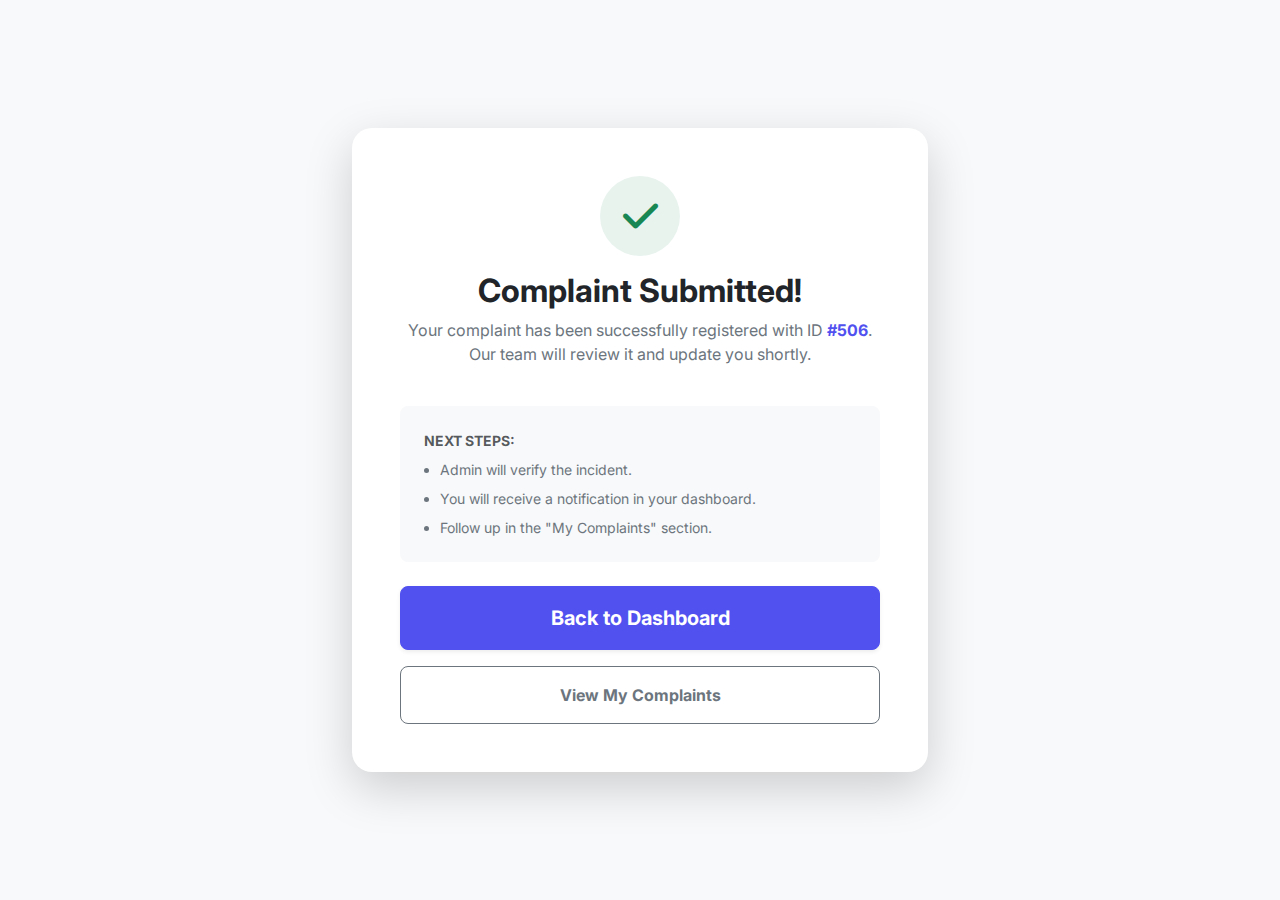
<file: submits.html>
<!DOCTYPE html>
<html lang="en">

<head>
    <meta charset="UTF-8">
    <meta name="viewport" content="width=device-width, initial-scale=1.0">
    <title>Complaint Submitted - Saylani Campus Portal</title>
    <!-- Bootstrap 5 CSS -->
    <link href="https://cdn.jsdelivr.net/npm/bootstrap@5.3.0/dist/css/bootstrap.min.css" rel="stylesheet">
    <!-- Google Fonts -->
    <link href="https://fonts.googleapis.com/css2?family=Inter:wght@400;500;600;700&display=swap" rel="stylesheet">
    <!-- Font Awesome -->
    <link rel="stylesheet" href="https://cdnjs.cloudflare.com/ajax/libs/font-awesome/6.4.0/css/all.min.css">
    <link rel="stylesheet" href="style.css">
</head>

<body class="bg-light">
    <div id="success-screen" class="min-vh-100 d-flex align-items-center justify-content-center p-4">
        <div class="container" style="max-width: 600px;">
            <div class="card border-0 shadow-lg p-5 text-center rounded-4">
                <div class="mb-4">
                    <div class="icon-box bg-success-light mx-auto mb-3"
                        style="width: 80px; height: 80px; border-radius: 50%;">
                        <i class="fa-solid fa-check text-success fs-1"></i>
                    </div>
                    <h2 class="fw-bold text-dark">Complaint Submitted!</h2>
                    <p class="text-secondary">Your complaint has been successfully registered with ID <span
                            class="fw-bold text-primary">#506</span>. Our team will review it and update you shortly.
                    </p>
                </div>

                <div class="bg-light p-4 rounded-3 mb-4 text-start">
                    <div class="small fw-bold text-muted mb-2">NEXT STEPS:</div>
                    <ul class="small text-secondary mb-0 ps-3">
                        <li class="mb-2">Admin will verify the incident.</li>
                        <li class="mb-2">You will receive a notification in your dashboard.</li>
                        <li>Follow up in the "My Complaints" section.</li>
                    </ul>
                </div>

                <div class="d-grid gap-3">
                    <a href="student.html" class="btn btn-primary btn-lg py-3 fw-bold rounded-3 shadow-sm">Back to
                        Dashboard</a>
                    <a href="new.html" class="btn btn-outline-secondary py-3 fw-bold rounded-3">View My
                        Complaints</a>
                </div>
            </div>
        </div>
    </div>

    <!-- Bootstrap 5 JS -->
    <script src="https://cdn.jsdelivr.net/npm/bootstrap@5.3.0/dist/js/bootstrap.bundle.min.js"></script>
</body>

</html>
</file>
<file: style.css>
:root {
    --primary-blue: rgb(81, 81, 240);
    --primary-blue-hover: rgb(60, 60, 220);
    --bg-light: #f4f7f6;
}

body {
    font-family: 'Inter', sans-serif;
    -webkit-font-smoothing: antialiased;
}

/* Custom Colors and Utilities */
.text-primary {
    color: var(--primary-blue) !important;
}

.bg-primary {
    background-color: var(--primary-blue) !important;
}

.btn-primary {
    background-color: var(--primary-blue) !important;
    border-color: var(--primary-blue) !important;
}

.btn-primary:hover {
    background-color: var(--primary-blue-hover) !important;
}

.icon-box {
    width: 60px;
    height: 60px;
    border-radius: 12px;
    display: flex;
    align-items: center;
    justify-content: center;
}

.bg-blue-light {
    background-color: rgba(81, 81, 240, 0.1);
}

.bg-danger-light {
    background-color: rgba(220, 53, 69, 0.1);
}

.bg-success-light {
    background-color: rgba(25, 135, 84, 0.1);
}

.bg-warning-light {
    background-color: rgba(255, 193, 7, 0.1);
}

/* Custom Component Styles */
.brand-bg-decoration {
    position: absolute;
    top: -100px;
    left: -100px;
    width: 400px;
    height: 400px;
    background: radial-gradient(circle, rgba(25, 135, 84, 0.08) 0%, transparent 70%);
    border-radius: 50%;
    z-index: 0;
}

.brand-wave {
    position: absolute;
    width: 100%;
    height: 100%;
    background-repeat: no-repeat;
    background-size: contain;
    opacity: 0.1;
    z-index: 0;
}

.brand-wave-top {
    top: 0;
    left: 0;
    background-image: url("data:image/svg+xml,%3Csvg xmlns='http://www.w3.org/2000/svg' viewBox='0 0 1440 320'%3%3Cpath fill='%23198754' fill-opacity='1' d='M0,160L48,176C96,192,192,224,288,224C384,224,480,192,576,165.3C672,139,768,117,864,128C960,139,1056,181,1152,186.7C1248,192,1344,160,1392,144L1440,128L1440,0L1392,0C1344,0,1248,0,1152,0C1056,0,960,0,864,0C768,0,672,0,576,0C480,0,384,0,288,0C192,0,96,0,48,0L0,0Z'%3E%3C/path%3E%3C/svg%3E");
    transform: scaleX(-1);
}

.brand-wave-bottom {
    bottom: 0;
    left: 0;
    background-image: url("data:image/svg+xml,%3Csvg xmlns='http://www.w3.org/2000/svg' viewBox='0 0 1440 320'%3%3Cpath fill='%23198754' fill-opacity='1' d='M0,160L48,176C96,192,192,224,288,224C384,224,480,192,576,165.3C672,139,768,117,864,128C960,139,1056,181,1152,186.7C1248,192,1344,160,1392,144L1440,128L1440,320L1392,320C1344,320,1248,320,1152,320C1056,320,960,320,864,320C768,320,672,320,576,320C480,320,384,320,288,320C192,320,96,320,48,320L0,320Z'%3E%3C/path%3E%3C/svg%3E");
}

.glass-login {
    background: rgba(255, 255, 255, 0.85) !important;
    backdrop-filter: blur(12px);
    border: 1px solid rgba(255, 255, 255, 0.6) !important;
}

.nav-pills .nav-link {
    transition: all 0.3s ease;
}

.nav-pills .nav-link.active {
    background-color: var(--primary-blue) !important;
}

.shadow-xs {
    box-shadow: 0 1px 3px rgba(0, 0, 0, 0.05);
}

/* Animation */
#login-screen,
#dashboard-screen {
    animation: fadeIn 0.5s ease-in-out;
}

@keyframes fadeIn {
    from {
        opacity: 0;
        transform: translateY(10px);
    }

    to {
        opacity: 1;
        transform: translateY(0);
    }
}

/* List group overrides */
.list-group-item {
    background-color: transparent !important;
}

.badge {
    min-width: 100px;
}

.glass-dark {
    background: rgba(33, 37, 41, 0.9) !important;
    backdrop-filter: blur(15px);
    border: 1px solid rgba(255, 255, 255, 0.1) !important;
    border-radius: 20px !important;
}

.x-small {
    font-size: 0.7rem;
}

.vh-100 {
    height: 100vh !important;
}

.vw-100 {
    width: 100vw !important;
}

/* Custom padding for nested cards */
.bg-opacity-10 {
    --bs-bg-opacity: 0.1;
}

.bg-opacity-25 {
    --bs-bg-opacity: 0.25;
}

.dot {
    width: 10px;
    height: 10px;
    border-radius: 50%;
    display: inline-block;
}

.cursor-pointer {
    cursor: pointer;
}

a {
    text-decoration: none;
}

/* Card refinements */
.card {
    border-radius: 20px !important;
}

.form-control,
.form-select {
    border-radius: 12px;
}

.lam,
.lum,
.back,
.newz,
.nim,
.exp {
    color: #ffffff !important;
    text-decoration: none !important;
}

.stupid {
    max-width: 500px !important;
    width: 100% !important;
    align-items: center !important;
    color: #ffffff !important;
}

.newx {
    background-color: rgb(0, 255, 140) !important;
    color: #212529 !important;
}

.exam {
    max-width: 300px;
    margin: 0 auto;
}
</file>
